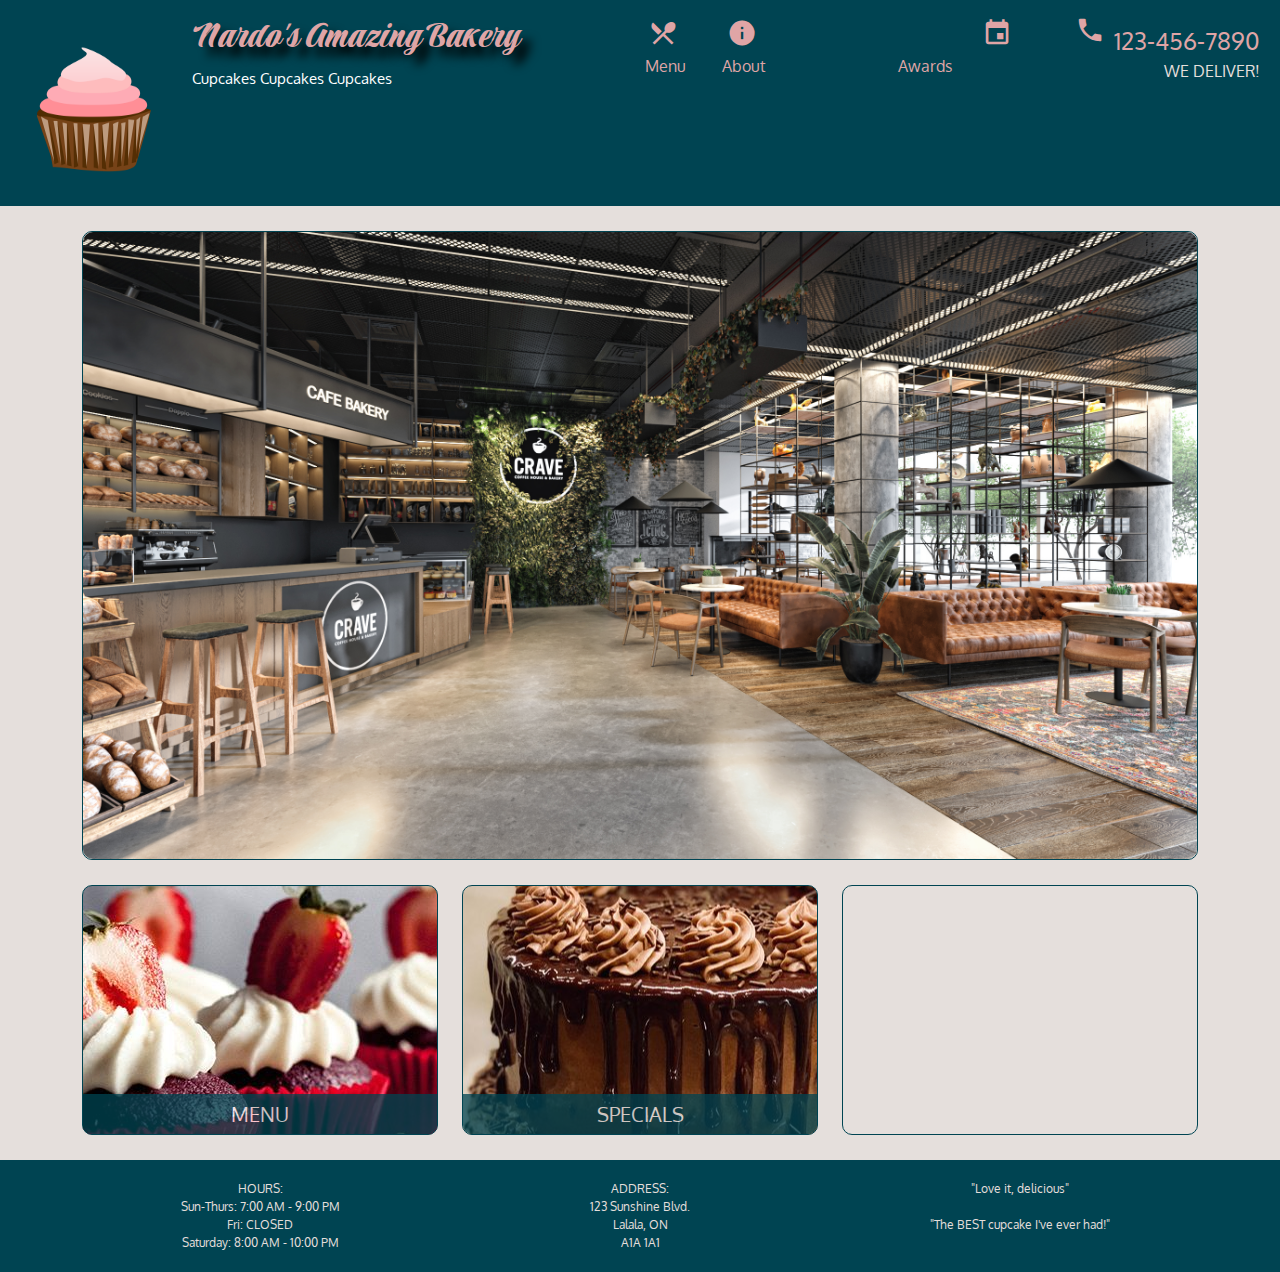
<file: restaurant/index.html>
<!DOCTYPE html>

<html lang="en">
    <head>
        <meta charset="utf-8">
        <meta name="viewport" content="width=device-width, initial-scale=1">
        <title>Nardo's Bakery</title>

        <link rel="stylesheet" href="css/bootstrap.min.css">
        <link rel="stylesheet" href="https://fonts.googleapis.com/icon?family=Material+Icons">
        <link href="https://fonts.googleapis.com/css2?family=Oxygen:wght@300;400;700&display=swap" rel="stylesheet">
        <link href="https://fonts.googleapis.com/css2?family=Praise&display=swap" rel="stylesheet">
        <link rel="stylesheet" href="test-style.css">

    </head>

    <body>
        <header>
            <nav id="header-nav" class="navbar navbar-expand-lg navbar-dark" > <!--classes are part of bootstrap. navbar-expand-sm: hamburger menu for <lg size only-->
                <div class="container navbar-container"> <!--class is part of bootstrap-->

                    <div class="navbar-header"> <!--class is part of bootstrap-->
                        <a href="index.html" class="float-left d-none d-sm-block"> <!-- d-none d-sm-block: hidden for xs screens only-->
                            <div id="header-logo">
                                <img src="images/logo.png" id="logo">
                            </div>
                        </a> 
                        <div class="navbar-brand"> <!--class is part of bootstrap-->
                            <a href="index.html">
                                <h1> Nardo's Amazing Bakery </h1>
                            </a>
                            <span class="navbar-slogan"> Cupcakes Cupcakes Cupcakes</span>
                        </div>

                        <!--hamburger menu , data-target value (#_____) will be the id of elements inside hamburger-->
                        <button class="navbar-toggler hamburger" type="button" data-bs-toggle="collapse" data-bs-target="#navbarSupportedContent" aria-controls="navbarSupportedContent" aria-expanded="false" aria-label="Toggle navigation">
                            <span class="navbar-toggler-icon"></span>
                        </button>

                        <!-- regular non-collapsed menu, id value (#_____) will be inside hamburger-->

                        <div class="collapse navbar-collapse menu-position" id="navbarSupportedContent"> <!--container div-->
                            <ul class="navbar-nav mr-auto" id=nav-list> <!--id will be used for styling-->
                                <br class="d-none d-lg-block">
                                <br class="d-none d-lg-block">
                                <li class="nav-item">
                                    <a class="nav-link" href="menu-categories.html"> 
                                        <i class="material-icons"> restaurant_menu </i>
                                        <br class="d-none d-lg-block">
                                        Menu
                                    </a>
                                </li>
                                <li class="nav-item">
                                    <a class="nav-link" href="about.html"> 
                                        <i class="material-icons"> info </i>
                                        <br class="d-none d-lg-block">
                                        About 
                                    </a>
                                </li>
                                <li class="nav-item">
                                    <a class="nav-link" href="awards.html"> 
                                        <i class="material-icons"> emoji_events </i>
                                        <br class="d-none d-lg-block">
                                        Awards 
                                    </a>
                                </li>
                                <li class="d-none d-lg-block" id="phone">
                                    <i class="material-icons"> phone </i>
                                    <a href="tel:123-456-7890">
                                        <span> 123-456-7890  </span>
                                    </a>
                                    <p> WE DELIVER! </p>
                                </li>
                            </ul>
                        </div>
                    </div>
                </div>
                <div class="phonecall round d-block d-md-none">
                    <i class="material-icons"> phone </i>
                    <a href="tel:123-456-7890" id="phonecall">
                        <span> 123-456-7890  </span>
                    </a>
                    <p> WE DELIVER! </p>
                </div>
            </nav> 
        </header>

        


        <!--MAIN CONTENT-->
        <div class="container" id="main">    

            <div class="jumbotron round">
                <img src=images/jumbotron.jpg class="round img-fluid mx-auto">
            </div>

            <div class="row" id="tiles">
                <div class="col-md-4 col-sm-6 col-xs-12">
                    <a href="menu-categories.html">
                        <div id="menu-tile">
                            <span>MENU</span>
                        </div>
                    </a>
                </div>
                <div class="col-md-4 col-sm-6 col-xs-12">
                    <a href="specials.html">
                        <div id="specials-tile">
                            <span>SPECIALS</span>
                        </div>
                    </a>
                </div>
                <div class="col-md-4 col-sm-12 col-xs-12">
                    <a href="https://goo.gl/maps/wBWJWFuPwHK3bRxB8" target="_blank">  <!--opens in new tab-->
                        <div id="map-tile">
                            <iframe src="https://www.google.com/maps/embed?pb=!1m18!1m12!1m3!1d11469.357762959893!2d-79.4853376!3d44.05569895!2m3!1f0!2f0!3f0!3m2!1i1024!2i768!4f13.1!3m3!1m2!1s0x882ad1e59c8877a3%3A0x9a067c3b1ae483a0!2sUpper%20Canada%20Mall!5e0!3m2!1sen!2sca!4v1637762945253!5m2!1sen!2sca" width="100%" height="250" style="border:0;" allowfullscreen="" loading="lazy"></iframe>
                            <span>MAP</span>
                        </div>
                    </a>
                </div>
            </div> <!--end of tiles-->
        </div> <!--end of main-->  




        <footer class="panel-footer">
            <div class="container">
                <div class="row">
                    <div class="col-sm-4 col-xs-12 footer-info">
                        <span>
                            HOURS: <br>
                            Sun-Thurs:   7:00 AM - 9:00 PM <br>
                            Fri:   CLOSED <br>
                            Saturday:   8:00 AM - 10:00 PM
                        </span>
                    </div>
                    <hr class="col-xs-12 d-block d-sm-none">
                    <div class="col-sm-4 col-xs-12 footer-info">
                        <span>
                            ADDRESS: <br>
                            123 Sunshine Blvd. <br>
                            Lalala, ON <br>
                            A1A 1A1
                        </span>
                    </div>
                    <hr class="col-xs-12 d-block d-sm-none">
                    <div class="col-sm-4 col-xs-12 footer-info">
                        <span>
                            "Love it, delicious" <br><br>
                            "The BEST cupcake I've ever had!"
                        </span>
                    </div>
                </div>
            </div>
        </footer>

        <script src="js/jquery-3.6.0.min.js"></script>
        <script src="js/bootstrap.min.js"></script>
        <script scr="js/script.js"></script>

    </body>

</html>
</file>
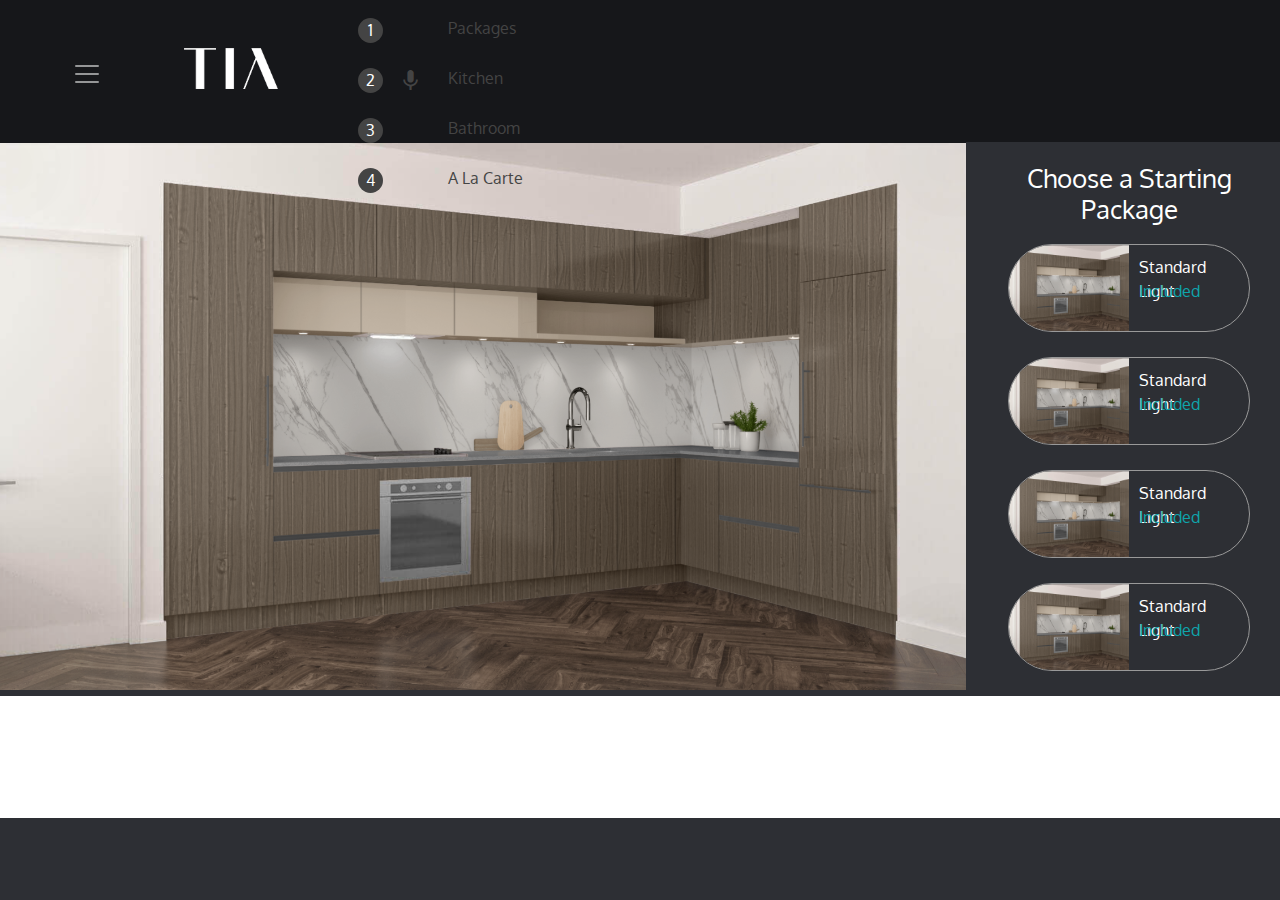
<file: TIA/index.html>
<!DOCTYPE html>

<html lang="en">
    <head>
        <meta charset="utf-8">
        <meta name="viewport" content="width=device-width, initial-scale=1">
        <title>TIA Design Studio</title>

        <link rel="stylesheet" href="css/bootstrap.min.css">
        <link rel="stylesheet" href="https://fonts.googleapis.com/icon?family=Material+Icons">
        <link href="https://fonts.googleapis.com/css2?family=Oxygen:wght@300;400;700&display=swap" rel="stylesheet">
        <link href="https://fonts.googleapis.com/css2?family=Praise&display=swap" rel="stylesheet">
        <link rel="stylesheet" href="styles.css">

    </head>

    <body>
        <header>
            <nav id="header-nav" class="navbar navbar-expand-xs navbar-dark" > <!--classes are part of bootstrap. navbar-expand-sm: hamburger menu for <lg size only-->
                <div class="container-fluid navbar-container"> <!--class is part of bootstrap-->

                    <div class="navbar-header"> <!--class is part of bootstrap-->
                        <a href="index.html" class="float-left d-none d-sm-block"> <!-- d-none d-sm-block: hidden for xs screens only-->
                            <div id="header-logo">
                                <img src="images/logo-white.png" id="logo" style="width:94px;height:41px;">
                            </div>
                        </a> 

                        <!--hamburger menu , data-target value (#_____) will be the id of elements inside hamburger-->
                        <button class="navbar-toggler hamburger" type="button" data-bs-toggle="collapse" data-bs-target="#navbarSupportedContent" aria-controls="navbarSupportedContent" aria-expanded="false" aria-label="Toggle navigation">
                            <span class="navbar-toggler-icon"></span>
                        </button>

                        <!-- id value (#_____) will be inside hamburger-->
                        <div class="collapse navbar-collapse menu-position" id="navbarSupportedContent"> <!--container div-->

                        </div>

                        <!--regular non-collapsed menu-->
                        <div class="row">
                            <ul class="navbar-nav mr-auto col-lg-12" id="nav-list"> <!--id will be used for styling-->
                                    <a href = home.html class="nav-link nav-item"> 
                                        <span>1</span>
                                        <i class="material-icons">grid_view</i>
                                        <p>Packages</p>
                                    </a>
                                    <a href = home.html class="nav-link nav-item"> 
                                        <span>2</span>
                                        <i class="material-icons">microwave</i>
                                        <p>Kitchen</p>
                                    </a>
                                    <a href = home.html class="nav-link nav-item"> 
                                        <span>3</span>
                                        <i class="material-icons">shower</i>
                                        <p>Bathroom</p>
                                    </a>
                                    <a href = home.html class="nav-link nav-item"> 
                                        <span>4</span>
                                        <i class="material-icons">category</i>
                                        <p>A La Carte</p>
                                    </a>
                            </ul>
                        </div>
                    </div>
                </div>

            </nav> 
        </header>

        


        <!--MAIN CONTENT-->
        <div class="container-fluid" id="main">   

            <div class="row" id="vd">
                <div class="jumbotron col-md-9">
                    <img src=images/kitchen.png class="img-fluid mx-auto float-left">
                </div>
                <div class="col-md-3" id="materials">
                    <h2> Choose a Starting Package</h2>
                    <div class="col-md-12 col-sm-12 col-xs-12">
                        <a href="#">
                            <div class="material-tile">
                                <img src=images/kitchen.png class="img-fluid mx-auto float-left">
                                <div class="material-text">
                                    <span class="material-name">Standard Light</span>
                                    <br>
                                    <span class="material-price">Included</span>
                                </div>
                            </div>
                        </a>
                        <a href="#">
                            <div class="material-tile">
                                <img src=images/kitchen.png class="img-fluid mx-auto float-left">
                                <div class="material-text">
                                    <span class="material-name">Standard Light</span>
                                    <br>
                                    <span class="material-price">Included</span>
                                </div>
                            </div>
                        </a>
                        <a href="#">
                            <div class="material-tile">
                                <img src=images/kitchen.png class="img-fluid mx-auto float-left">
                                <div class="material-text">
                                    <span class="material-name">Standard Light</span>
                                    <br>
                                    <span class="material-price">Included</span>
                                </div>
                            </div>
                        </a>
                        <a href="#">
                            <div class="material-tile">
                                <img src=images/kitchen.png class="img-fluid mx-auto float-left">
                                <div class="material-text">
                                    <span class="material-name">Standard Light</span>
                                    <br>
                                    <span class="material-price">Included</span>
                                </div>
                            </div>
                        </a>
                    </div>
                </div> <!-- end of materials-->
            </div> <!--end of VD-->



        
        </div> <!--end of main-->  




        <footer class="panel-footer">
            <div class="container">
                <div class="row">
                    <div class="col-sm-4 col-xs-12 suite-info">
                        <span>
                            HOURS: <br>
                            Sun-Thurs:   7:00 AM - 9:00 PM <br>
                            Fri:   CLOSED <br>
                            Saturday:   8:00 AM - 10:00 PM
                        </span>
                    </div>
                    <hr class="col-xs-12 d-block d-sm-none">
                    <div class="col-sm-4 col-xs-12 footer-info">
                        <span>
                            ADDRESS: <br>
                            123 Sunshine Blvd. <br>
                            Lalala, ON <br>
                            A1A 1A1
                        </span>
                    </div>
                    <hr class="col-xs-12 d-block d-sm-none">
                    <div class="col-sm-4 col-xs-12 footer-info">
                        <span>
                            "Love it, delicious" <br><br>
                            "The BEST cupcake I've ever had!"
                        </span>
                    </div>
                </div>
            </div>
        </footer>

        <script src="js/jquery-3.6.0.min.js"></script>
        <script src="js/bootstrap.min.js"></script>
        <script scr="js/script.js"></script>

    </body>

</html>
</file>
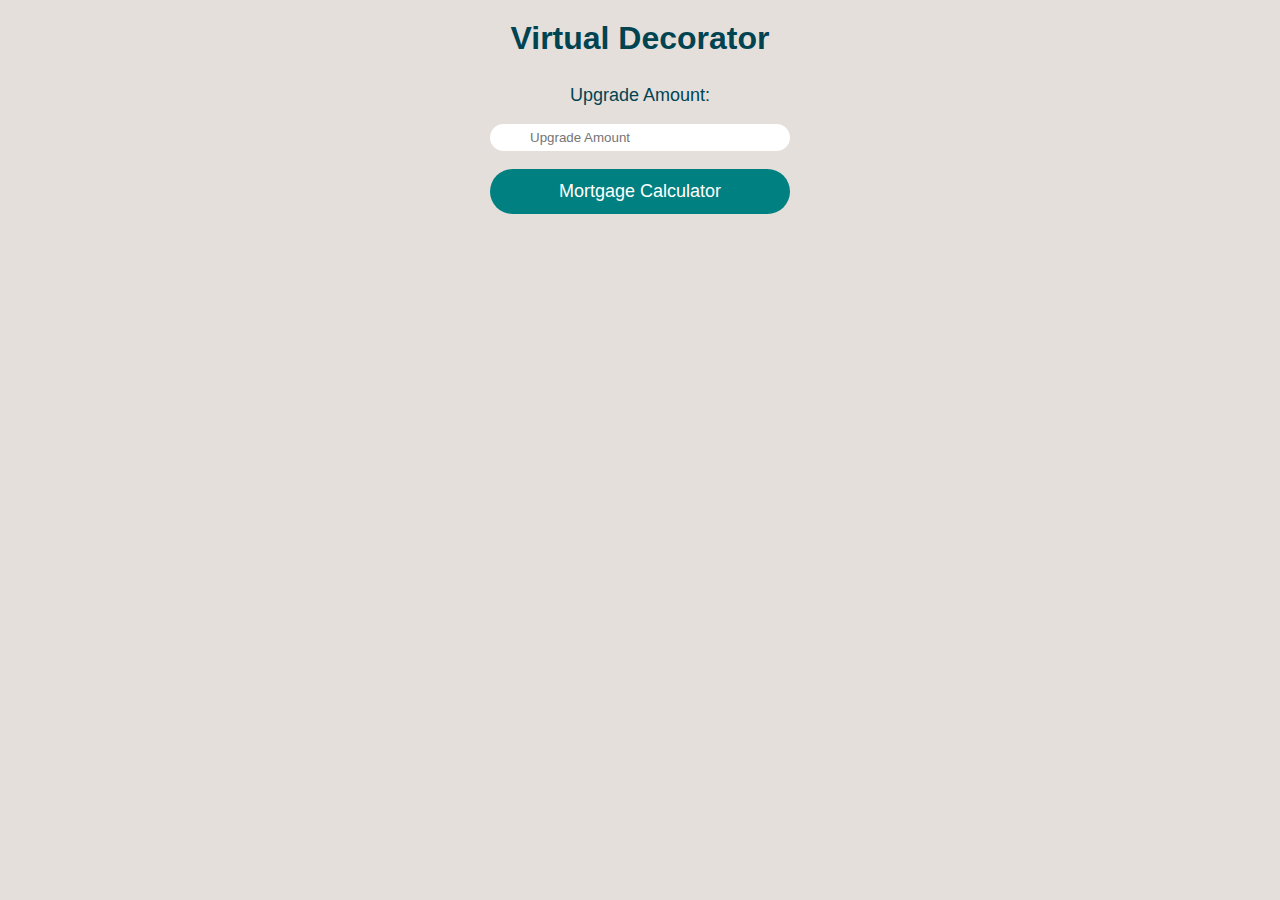
<file: website/Rachel's eLearning/index.html>
<!DOCTYPE html>

<html lang = "en">
    <head>
        <meta charset="utf-8">
        <title> TEST</title>
        <script src="js/script.js"></script>
        <link href="css/popup.css" rel="stylesheet">
        <link rel="stylesheet" href="https://fonts.googleapis.com/icon?family=Material+Icons">
    </head>
    <body >
        <h1> Virtual Decorator </h1>
        <p id="upgLabel">Upgrade Amount:</p>
        <input type="text" id="upgTotal" placeholder="Upgrade Amount">
        <br><br>
        <!-- POP UP-->
        <div id="mortgagePopup">
            <!-- Popup Div Starts Here -->
            <div id="mortgageForm">
            <!-- Mortgage Form -->
                <form action="#" id="form" method="post" name="form">
                    <i class="material-icons" id="mortgageClose" onclick ="popup_hide()">close</i>
                    <!-- <img id="close" src="images/3.png" onclick ="div_hide()"> -->
                    <h2>Mortgage Calculator</h2>
                    <hr>
                    <p id="printUpg"></p>
                    <!-- <p>Spend Amount: </p><input type="text" placeholder="$" id="upgAmt"> -->
                    
                    <!-- <script>
                        var upgInput = document.getElementById("upgTotal").value;
                        document.getElementById("printUpg").innerHTML = "hello" + upgInput;
                        console.log(upgInput);
                    </script> -->

                    <p>Annual Interest Rate: </p><input type="text" placeholder="%" id="rate">
            
                    <p>Mortgage Ammortization Period: </p><input type="text" placeholder="Years" id="term">
            
                    <br>
                    <div id="mortgageFrequency">
                        Mortgage Payment Frequency? <br><br>
                        <input type="radio" class="radio" name="frequency" id="Weekly"> <label> Weekly </label> <br>
                        <input type="radio" class="radio" name="frequency" id="Bi-Weekly"> <label> Bi-Weekly </label> <br>
                        <input type="radio" class="radio" name="frequency" id="Semi-Monthly"> <label> Semi-Monthly </label> <br>
                        <input type="radio" class="radio" name="frequency" id="Monthly"> <label> Monthly </label> <br>
                    </div>
            
                    <br><br
                    >
                    <button type="button" onclick="mortgageCalc();">GO!</button>
            
                    <br><br>
            
                    <p id="output"></p>
                </form>
            </div>
            <!-- Popup Div Ends Here -->
        </div>

        <!-- Display Popup Button -->
        <button id="popup" onclick="popup_show()">Mortgage Calculator</button>

<!--

        <p>Spend Amount: </p><input type="text" placeholder="$" id="upgAmt">

        <p>Annual Interest Rate: </p><input type="text" placeholder="%" id="rate">

        <p>Mortgage Ammortization Period: </p><input type="text" placeholder="Years" id="term">

        <br><br>
        <div class="col-lg-4 col-md-6 checklist col-xs-1">
            Mortgage Payment Frequency? <br><br>
            <input type="radio" class="radio" name="frequency" id="Weekly"> <label> Weekly </label> <br>
            <input type="radio" class="radio" name="frequency" id="Bi-Weekly"> <label> Bi-Weekly </label> <br>
            <input type="radio" class="radio" name="frequency" id="Semi-Monthly"> <label> Semi-Monthly </label> <br>
            <input type="radio" class="radio" name="frequency" id="Monthly"> <label> Monthly </label> <br>
        </div>

        <br><br
        >
        <button type="button" onclick="mortgageCalc();">GO!</button>

        <br><br>

        <p id="output"></p>

    -->

    </body>
</html>
</file>
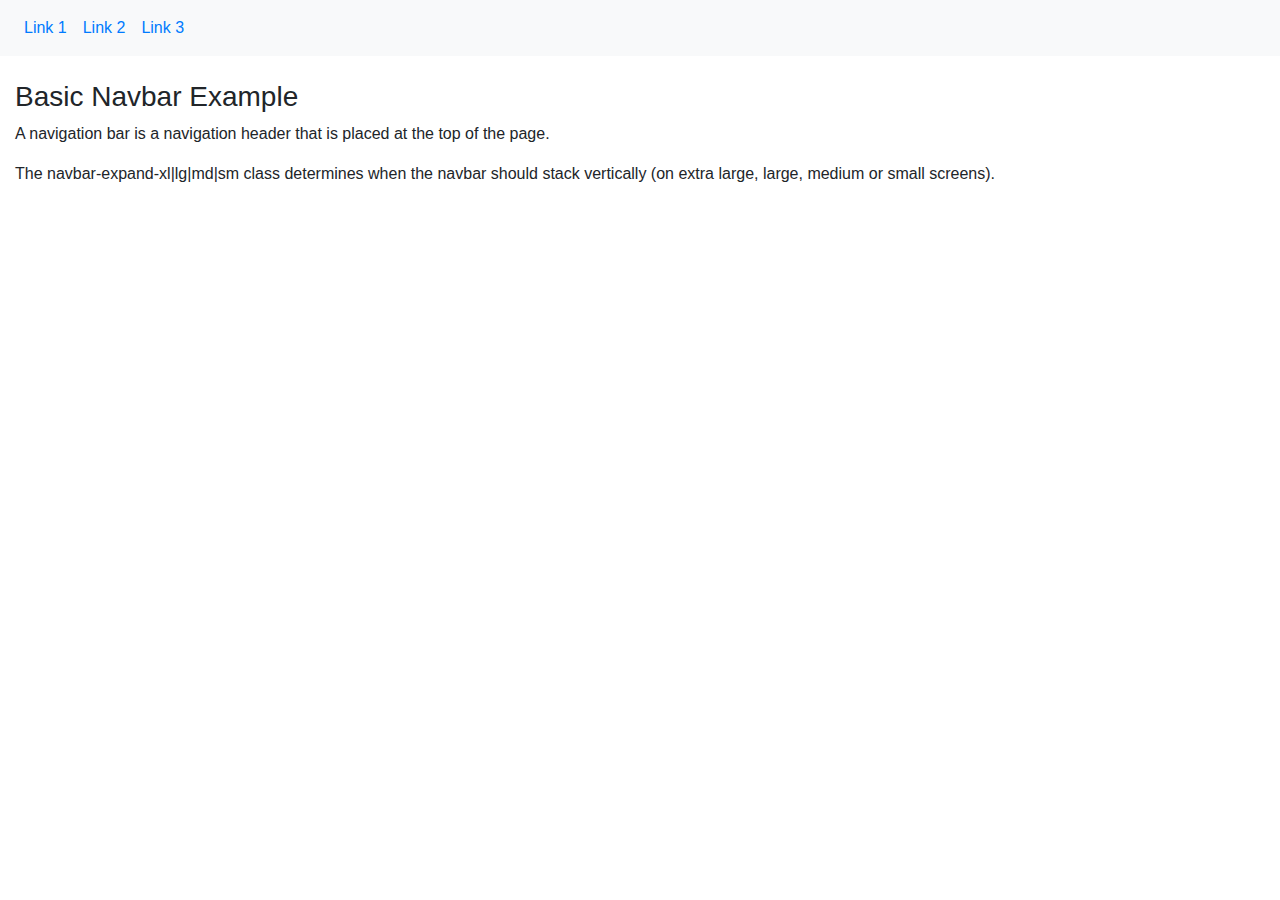
<file: sandbox.html>
<!DOCTYPE html>
<html lang="en">
<head>
  <title>Bootstrap Example</title>
  <meta charset="utf-8">
  <meta name="viewport" content="width=device-width, initial-scale=1">
  <link rel="stylesheet" href="https://maxcdn.bootstrapcdn.com/bootstrap/4.5.2/css/bootstrap.min.css">
  <script src="https://ajax.googleapis.com/ajax/libs/jquery/3.5.1/jquery.min.js"></script>
  <script src="https://cdnjs.cloudflare.com/ajax/libs/popper.js/1.16.0/umd/popper.min.js"></script>
  <script src="https://maxcdn.bootstrapcdn.com/bootstrap/4.5.2/js/bootstrap.min.js"></script>
</head>
<body>

<nav class="navbar navbar-expand-sm bg-light">
  <ul class="navbar-nav">
    <li class="nav-item">
      <a class="nav-link" href="#">Link 1</a>
    </li>
    <li class="nav-item">
      <a class="nav-link" href="#">Link 2</a>
    </li>
    <li class="nav-item">
      <a class="nav-link" href="#">Link 3</a>
    </li>
  </ul>
</nav>
<br>

<div class="container-fluid">
  <h3>Basic Navbar Example</h3>
  <p>A navigation bar is a navigation header that is placed at the top of the page.</p>
  <p>The navbar-expand-xl|lg|md|sm class determines when the navbar should stack vertically (on extra large, large, medium or small screens).</p>
</div>

</body>
</html>
</file>
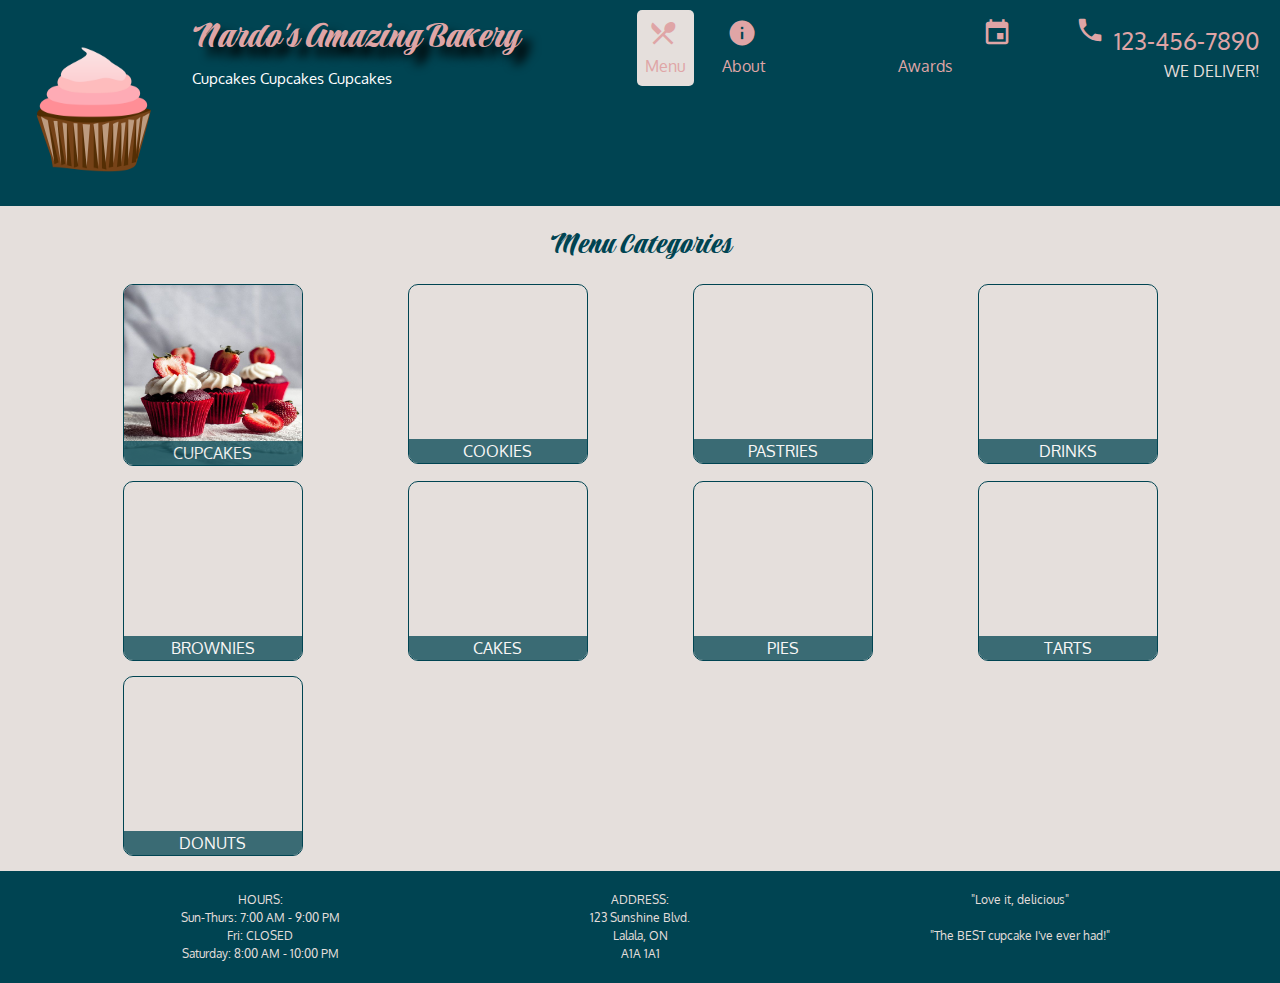
<file: restaurant/menu-categories.html>
<!DOCTYPE html>

<html lang="en">
    <head>
        <meta charset="utf-8">
        <meta name="viewport" content="width=device-width, initial-scale=1">
        <title>Nardo's Bakery</title>

        <link rel="stylesheet" href="css/bootstrap.min.css">
        <link rel="stylesheet" href="https://fonts.googleapis.com/icon?family=Material+Icons">
        <link href="https://fonts.googleapis.com/css2?family=Oxygen:wght@300;400;700&display=swap" rel="stylesheet">
        <link href="https://fonts.googleapis.com/css2?family=Praise&display=swap" rel="stylesheet">
        <link rel="stylesheet" href="test-style.css">

    </head>

    <body>
        <header>
            <nav id="header-nav" class="navbar navbar-expand-lg navbar-dark" > <!--classes are part of bootstrap. navbar-expand-sm: hamburger menu for <lg size only-->
                <div class="container navbar-container"> <!--class is part of bootstrap-->

                    <div class="navbar-header"> <!--class is part of bootstrap-->
                        <a href="index.html" class="float-left d-none d-sm-block"> <!-- d-none d-sm-block: hidden for xs screens only-->
                            <div id="header-logo">
                                <img src="images/logo.png" id="logo">
                            </div>
                        </a> 
                        <div class="navbar-brand"> <!--class is part of bootstrap-->
                            <a href="index.html">
                                <h1> Nardo's Amazing Bakery </h1>
                            </a>
                            <span class="navbar-slogan"> Cupcakes Cupcakes Cupcakes</span>
                        </div>

                        <!--hamburger menu , data-target value (#_____) will be the id of elements inside hamburger-->
                        <button class="navbar-toggler hamburger" type="button" data-bs-toggle="collapse" data-bs-target="#navbarSupportedContent" aria-controls="navbarSupportedContent" aria-expanded="false" aria-label="Toggle navigation">
                            <span class="navbar-toggler-icon"></span>
                        </button>

                        <!-- regular non-collapsed menu, id value (#_____) will be inside hamburger-->

                        <div class="collapse navbar-collapse menu-position" id="navbarSupportedContent"> <!--container div-->
                            <ul class="navbar-nav mr-auto" id=nav-list> <!--id will be used for styling-->
                                <br class="d-none d-lg-block">
                                <br class="d-none d-lg-block">
                                <li class="nav-item">
                                    <a class="nav-link" href="menu-categories.html" style="background-color: #E5DFDC;"> 
                                        <i class="material-icons"> restaurant_menu </i>
                                        <br class="d-none d-lg-block">
                                        Menu
                                    </a>
                                </li>
                                <li class="nav-item">
                                    <a class="nav-link" href="about.html"> 
                                        <i class="material-icons"> info </i>
                                        <br class="d-none d-lg-block">
                                        About 
                                    </a>
                                </li>
                                <li class="nav-item">
                                    <a class="nav-link" href="awards.html"> 
                                        <i class="material-icons"> emoji_events </i>
                                        <br class="d-none d-lg-block">
                                        Awards 
                                    </a>
                                </li>
                                <li class="d-none d-lg-block" id="phone">
                                    <i class="material-icons"> phone </i>
                                    <a href="tel:123-456-7890">
                                        <span> 123-456-7890  </span>
                                    </a>
                                    <p> WE DELIVER! </p>
                                </li>
                            </ul>
                        </div>
                    </div>
                </div>
                <div class="phonecall round d-block d-md-none">
                    <i class="material-icons"> phone </i>
                    <a href="tel:123-456-7890" id="phonecall">
                        <span> 123-456-7890  </span>
                    </a>
                    <p> WE DELIVER! </p>
                </div>  
            </nav> 
        </header>


        <!--MAIN CONTENT-->
        <div class="container" id="main">
            <h2 id="menu-cat-title" class="text-center"> Menu Categories </h2>
            <div class="row" id="mains">
                <div class="col-lg-3 col-sm-4 col-xs-6">
                    <a href="single-category.html">
                        <div class="cat-tile">
                            <img width="180" height="180" src="images/menu.jpg">
                            <span>CUPCAKES</span>
                        </div>
                    </a>
                </div>
                <div class="col-lg-3 col-sm-4 col-xs-6">
                    <a href="single-category.html">
                        <div class="cat-tile">
                            <span>COOKIES</span>
                        </div>
                    </a>
                </div>
                <div class="col-lg-3 col-sm-4 col-xs-6">
                    <a href="single-category.html">
                        <div class="cat-tile">
                            <span>PASTRIES</span>
                        </div>
                    </a>
                </div>
                <div class="col-lg-3 col-sm-4 col-xs-6">
                    <a href="single-category.html">
                        <div class="cat-tile">
                            <span>DRINKS</span>
                        </div>
                    </a>
                </div>
                <div class="col-lg-3 col-sm-4 col-xs-6">
                    <a href="single-category.html">
                        <div class="cat-tile">
                            <span>BROWNIES</span>
                        </div>
                    </a>
                </div>
                <div class="col-lg-3 col-sm-4 col-xs-6">
                    <a href="single-category.html">
                        <div class="cat-tile">
                            <span>CAKES</span>
                        </div>
                    </a>
                </div>
                <div class="col-lg-3 col-sm-4 col-xs-6">
                    <a href="single-category.html">
                        <div class="cat-tile">
                            <span>PIES</span>
                        </div>
                    </a>
                </div>
                <div class="col-lg-3 col-sm-4 col-xs-6">
                    <a href="single-category.html">
                        <div class="cat-tile">
                            <span>TARTS</span>
                        </div>
                    </a>
                </div>
                <div class="col-lg-3 col-sm-4 col-xs-6">
                    <a href="single-category.html">
                        <div class="cat-tile">
                            <span>DONUTS</span>
                        </div>
                    </a>
                </div>
            </div> <!--end of tiles-->
        </div> <!--end of main-->  



        <footer class="panel-footer">
            <div class="container">
                <div class="row">
                    <div class="col-sm-4 col-xs-12 footer-info">
                        <span>
                            HOURS: <br>
                            Sun-Thurs:   7:00 AM - 9:00 PM <br>
                            Fri:   CLOSED <br>
                            Saturday:   8:00 AM - 10:00 PM
                        </span>
                    </div>
                    <hr class="col-xs-12 d-block d-sm-none">
                    <div class="col-sm-4 col-xs-12 footer-info">
                        <span>
                            ADDRESS: <br>
                            123 Sunshine Blvd. <br>
                            Lalala, ON <br>
                            A1A 1A1
                        </span>
                    </div>
                    <hr class="col-xs-12 d-block d-sm-none">
                    <div class="col-sm-4 col-xs-12 footer-info">
                        <span>
                            "Love it, delicious" <br><br>
                            "The BEST cupcake I've ever had!"
                        </span>
                    </div>
                </div>
            </div>
        </footer>

        <script src="js/jquery-3.6.0.min.js"></script>
        <script src="js/bootstrap.min.js"></script>
        <script scr="js/script.js"></script>

    </body>

</html>
</file>
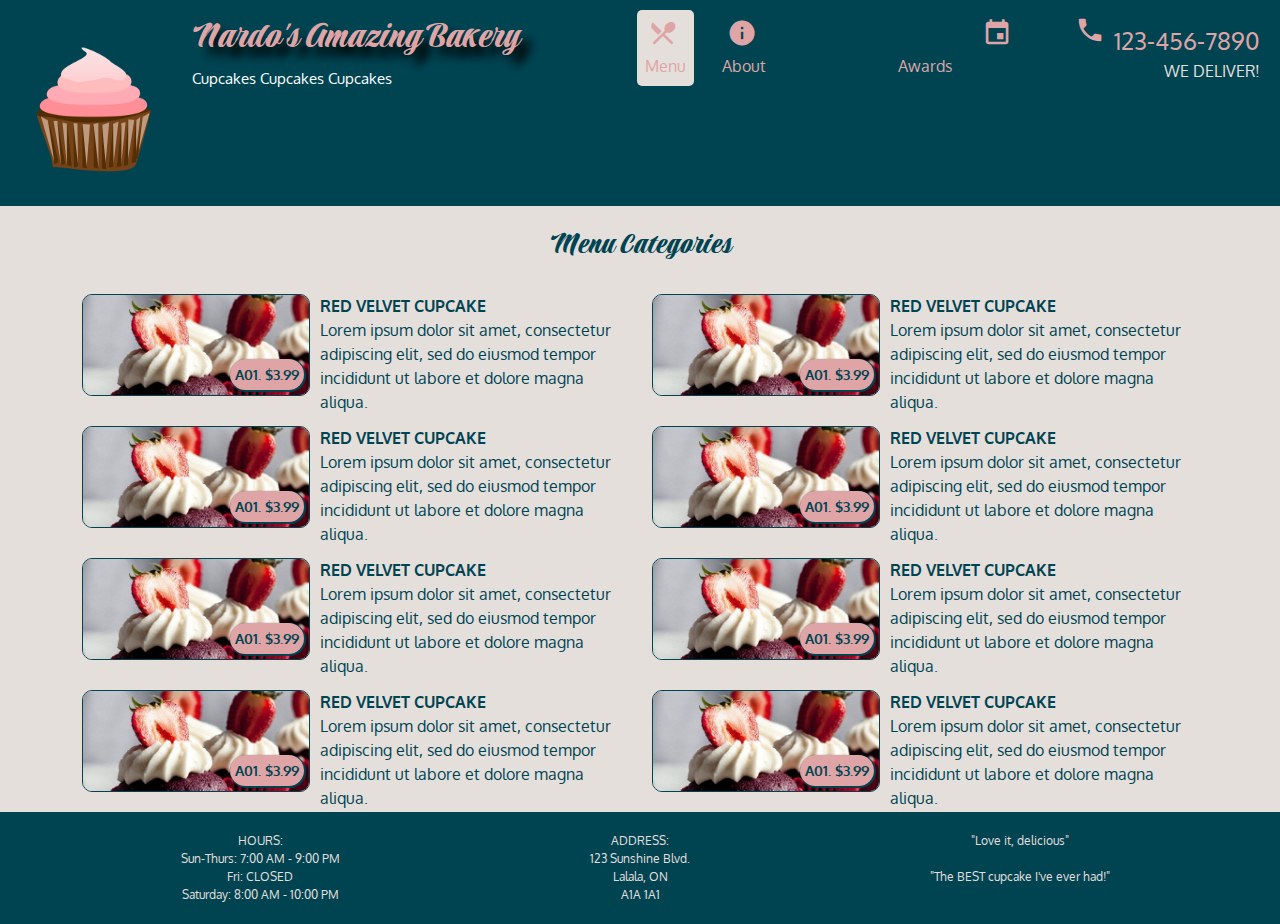
<file: restaurant/single-category.html>
<!DOCTYPE html>

<html lang="en">
    <head>
        <meta charset="utf-8">
        <meta name="viewport" content="width=device-width, initial-scale=1">
        <title>Nardo's Bakery</title>

        <link rel="stylesheet" href="css/bootstrap.min.css">
        <link rel="stylesheet" href="https://fonts.googleapis.com/icon?family=Material+Icons">
        <link href="https://fonts.googleapis.com/css2?family=Oxygen:wght@300;400;700&display=swap" rel="stylesheet">
        <link href="https://fonts.googleapis.com/css2?family=Praise&display=swap" rel="stylesheet">
        <link rel="stylesheet" href="test-style.css">

    </head>

    <body>
        <header>
            <nav id="header-nav" class="navbar navbar-expand-lg navbar-dark" > <!--classes are part of bootstrap. navbar-expand-sm: hamburger menu for <lg size only-->
                <div class="container navbar-container"> <!--class is part of bootstrap-->

                    <div class="navbar-header"> <!--class is part of bootstrap-->
                        <a href="index.html" class="float-left d-none d-sm-block"> <!-- d-none d-sm-block: hidden for xs screens only-->
                            <div id="header-logo">
                                <img src="images/logo.png" id="logo">
                            </div>
                        </a> 
                        <div class="navbar-brand"> <!--class is part of bootstrap-->
                            <a href="index.html">
                                <h1> Nardo's Amazing Bakery </h1>
                            </a>
                            <span class="navbar-slogan"> Cupcakes Cupcakes Cupcakes</span>
                        </div>

                        <!--hamburger menu , data-target value (#_____) will be the id of elements inside hamburger-->
                        <button class="navbar-toggler hamburger" type="button" data-bs-toggle="collapse" data-bs-target="#navbarSupportedContent" aria-controls="navbarSupportedContent" aria-expanded="false" aria-label="Toggle navigation">
                            <span class="navbar-toggler-icon"></span>
                        </button>

                        <!-- regular non-collapsed menu, id value (#_____) will be inside hamburger-->

                        <div class="collapse navbar-collapse menu-position" id="navbarSupportedContent"> <!--container div-->
                            <ul class="navbar-nav mr-auto" id=nav-list> <!--id will be used for styling-->
                                <br class="d-none d-lg-block">
                                <br class="d-none d-lg-block">
                                <li class="nav-item">
                                    <a class="nav-link" href="menu-categories.html" style="background-color: #E5DFDC;"> 
                                        <i class="material-icons"> restaurant_menu </i>
                                        <br class="d-none d-lg-block">
                                        Menu
                                    </a>
                                </li>
                                <li class="nav-item">
                                    <a class="nav-link" href="about.html"> 
                                        <i class="material-icons"> info </i>
                                        <br class="d-none d-lg-block">
                                        About 
                                    </a>
                                </li>
                                <li class="nav-item">
                                    <a class="nav-link" href="awards.html"> 
                                        <i class="material-icons"> emoji_events </i>
                                        <br class="d-none d-lg-block">
                                        Awards 
                                    </a>
                                </li>
                                <li class="d-none d-lg-block" id="phone">
                                    <i class="material-icons"> phone </i>
                                    <a href="tel:123-456-7890">
                                        <span> 123-456-7890  </span>
                                    </a>
                                    <p> WE DELIVER! </p>
                                </li>
                            </ul>
                        </div>
                    </div>
                </div>
                <div class="phonecall round d-block d-md-none">
                    <i class="material-icons"> phone </i>
                    <a href="tel:123-456-7890" id="phonecall">
                        <span> 123-456-7890  </span>
                    </a>
                    <p> WE DELIVER! </p>
                </div>  
            </nav> 
        </header>


        <!--MAIN CONTENT-->
        <div class="container" id="main">

            <h2 id="menu-cat-title" class="text-center"> Menu Categories </h2>

            <div class="row">
                <div class="col-sm-6 single-item">
                    <span class="col-sm-5 single-img">
                        <img src="images/menu.jpg">
                        <div class="single-num">A01. $3.99</div>
                    </span>
                    <span class="col-sm-7 single-text">
                        <p class="single-title">
                            Red Velvet Cupcake
                        </p>
                        <p class="single-desc">
                            Lorem ipsum dolor sit amet, consectetur adipiscing elit, sed do eiusmod tempor incididunt ut labore et dolore magna aliqua.
                        </p>
                    </span>
                </div>
                <div class="col-sm-6 single-item">
                    <span class="col-sm-5 single-img">
                        <img src="images/menu.jpg">
                        <div class="single-num">A01. $3.99</div>
                    </span>
                    <span class="col-sm-7 single-text">
                        <p class="single-title">
                            Red Velvet Cupcake
                        </p>
                        <p class="single-desc">
                            Lorem ipsum dolor sit amet, consectetur adipiscing elit, sed do eiusmod tempor incididunt ut labore et dolore magna aliqua.
                        </p>
                    </span>
                </div>
                <div class="col-sm-6 single-item">
                    <span class="col-sm-5 single-img">
                        <img src="images/menu.jpg">
                        <div class="single-num">A01. $3.99</div>
                    </span>
                    <span class="col-sm-7 single-text">
                        <p class="single-title">
                            Red Velvet Cupcake
                        </p>
                        <p class="single-desc">
                            Lorem ipsum dolor sit amet, consectetur adipiscing elit, sed do eiusmod tempor incididunt ut labore et dolore magna aliqua.
                        </p>
                    </span>
                </div>
                <div class="col-sm-6 single-item">
                    <span class="col-sm-5 single-img">
                        <img src="images/menu.jpg">
                        <div class="single-num">A01. $3.99</div>
                    </span>
                    <span class="col-sm-7 single-text">
                        <p class="single-title">
                            Red Velvet Cupcake
                        </p>
                        <p class="single-desc">
                            Lorem ipsum dolor sit amet, consectetur adipiscing elit, sed do eiusmod tempor incididunt ut labore et dolore magna aliqua.
                        </p>
                    </span>
                </div>
                <div class="col-sm-6 single-item">
                    <span class="col-sm-5 single-img">
                        <img src="images/menu.jpg">
                        <div class="single-num">A01. $3.99</div>
                    </span>
                    <span class="col-sm-7 single-text">
                        <p class="single-title">
                            Red Velvet Cupcake
                        </p>
                        <p class="single-desc">
                            Lorem ipsum dolor sit amet, consectetur adipiscing elit, sed do eiusmod tempor incididunt ut labore et dolore magna aliqua.
                        </p>
                    </span>
                </div>
                <div class="col-sm-6 single-item">
                    <span class="col-sm-5 single-img">
                        <img src="images/menu.jpg">
                        <div class="single-num">A01. $3.99</div>
                    </span>
                    <span class="col-sm-7 single-text">
                        <p class="single-title">
                            Red Velvet Cupcake
                        </p>
                        <p class="single-desc">
                            Lorem ipsum dolor sit amet, consectetur adipiscing elit, sed do eiusmod tempor incididunt ut labore et dolore magna aliqua.
                        </p>
                    </span>
                </div>
                <div class="col-sm-6 single-item">
                    <span class="col-sm-5 single-img">
                        <img src="images/menu.jpg">
                        <div class="single-num">A01. $3.99</div>
                    </span>
                    <span class="col-sm-7 single-text">
                        <p class="single-title">
                            Red Velvet Cupcake
                        </p>
                        <p class="single-desc">
                            Lorem ipsum dolor sit amet, consectetur adipiscing elit, sed do eiusmod tempor incididunt ut labore et dolore magna aliqua.
                        </p>

                    </span>
                </div>
                <div class="col-sm-6 single-item">
                    <span class="col-sm-5 single-img">
                        <img src="images/menu.jpg">
                        <div class="single-num">A01. $3.99</div>
                    </span>
                    <span class="col-sm-7 single-text">
                        <p class="single-title">
                            Red Velvet Cupcake
                        </p>
                        <p class="single-desc">
                            Lorem ipsum dolor sit amet, consectetur adipiscing elit, sed do eiusmod tempor incididunt ut labore et dolore magna aliqua.
                        </p>
                    </span>
                </div>
                
            </div> <!--end of tiles-->
        </div> <!--end of main-->  



        <footer class="panel-footer">
            <div class="container">
                <div class="row">
                    <div class="col-sm-4 col-xs-12 footer-info">
                        <span>
                            HOURS: <br>
                            Sun-Thurs:   7:00 AM - 9:00 PM <br>
                            Fri:   CLOSED <br>
                            Saturday:   8:00 AM - 10:00 PM
                        </span>
                    </div>
                    <hr class="col-xs-12 d-block d-sm-none">
                    <div class="col-sm-4 col-xs-12 footer-info">
                        <span>
                            ADDRESS: <br>
                            123 Sunshine Blvd. <br>
                            Lalala, ON <br>
                            A1A 1A1
                        </span>
                    </div>
                    <hr class="col-xs-12 d-block d-sm-none">
                    <div class="col-sm-4 col-xs-12 footer-info">
                        <span>
                            "Love it, delicious" <br><br>
                            "The BEST cupcake I've ever had!"
                        </span>
                    </div>
                </div>
            </div>
        </footer>

        <script src="js/jquery-3.6.0.min.js"></script>
        <script src="js/bootstrap.min.js"></script>
        <script scr="js/script.js"></script>

    </body>

</html>
</file>
<file: restaurant/test-style.css>
/** GLOBAL **/

body {
    background-color: #E5DFDC;
    font-family: 'Oxygen', sans-serif;
    font-size: 16px;
    color: #E5DFDC;
}

a {
    text-decoration: none;
    color: #dfa5a6;
}

a:hover {
    color: #dfa5a6;
    font-weight: bold;
}

.float-left {
    float: left;
}
.float-right {
    float: right;
}

p {
    margin-bottom: 0;
}


/** HEADER **/

.navbar-dark {
    background-color: #004452;
}

.navbar-brand a {     /* restaurant name */
    font-family: 'Praise', cursive;
    text-shadow: 10px 10px 10px black;
}

.navbar-slogan {           /* slogan*/
    font-size: 15px;
    text-transform: capitalize;
}

#header-logo {
    margin: 10px 10px 10px 0px;
    padding: 10px;
}

#logo {
    width: 150px;
    height: 150px;
}

.navbar-container {
    margin: 0px;
}

h1 {
    margin:0;
    font-size:2em;
}

.hamburger {
    position: absolute;
    top: 10px;
    right: 10px;
}

/* LARGE */
@media (min-width:992px) {
    .menu-position {
        position: absolute;
        top: 10px;
        right: 10px;
    }
}
/* < LARGE */
@media (max-width:991px) {
    .menu-position {
        position: absolute;
        top: 50px;
        right: 10px;
    }
}
/* XS */
@media (max-width:768px) {
    h1 {
        font-size: 1.5em;
    }
    #header-logo {
        margin: 5px 5px 5px 0px;
        padding: 5px;
    }
    
    #logo {
        width: 100px;
        height: 100px;
    }
}


li.nav-item {
    text-align:center;
    padding: 0px 10px 0px 10px;
    color: #dfa5a6;
    background-color: #004452;;
}

i.material-icons {
    color: #dfa5a6;
    font-size: 30px;
    margin-right: 5px;
}

.navbar-dark .navbar-nav .nav-link {
    color: #dfa5a6;
}

.navbar-dark .navbar-nav .nav-link:hover {
    color: #dfa5a6;
}

#nav-list {
    border-radius: 5px ;
}

 #nav-list a:hover {
    background-color: #E5DFDC;
}

.nav-link {
    border-radius: 5px;
}

#phone {
    text-align: right;
    color: #E5DFDC;
    padding: 5px 10px 0px 10px;
}
#phone a {
    vertical-align: middle;
    font-size: 1.5em;
}

.navbar-header button.navbar-toggler {
    clear: both;
}

/* JUMBOTRON */

.round {
    border-radius: 10px;
}

.jumbotron {
    text-align:center;
    margin: 25px 0px 25px 0px;
    border: 1px solid #004452;
}

.phonecall {
    text-align: center;
    padding: 0px;
    margin: 0px;
    background-color: #004452;
    width: 100%;
}

#phonecall a {
    vertical-align: middle;
    font-size: 1.5em;
    
}

/* HOME PAGE */

#menu-tile, #specials-tile, #map-tile {
    height: 250px;
    width: 100%;
    margin-bottom: 25px;
    position: relative;   /* sets anchor for child elements */
    overflow: hidden;
    border-radius: 10px;
    border: 1px solid #004452;
}

#menu-tile:hover, #specials-tile:hover, #map-tile:hover {
    box-shadow: 0 1px 5px 1px #004452;
}

#menu-tile {
    background: url('images/menu.jpg') no-repeat;
    background-position: center;
}

#specials-tile {
    background: url('images/specials.jpg') no-repeat;
    background-position: center;
}

#menu-tile span, #specials-tile span, #map-tile span {
    position: absolute;
    bottom: 0;
    text-align: center;
    width: 100%;
    background-color: #004452;
    opacity: 0.75;
    padding: 5px;
    text-transform: uppercase;
    color: white;
    font-size: 20px;
}

/* FOOTER */
.panel-footer{
    background-color: #004452;
    font-size: 12px;
    text-align: center;
}

.footer-info {
    padding: 10px 0px 0px 0px;
    margin: 10px 0px 20px 0px;
}

/* MENU CATEGORIES */
#menu-cat-title {
    color: #004452;
    font-family: 'Praise', cursive;
    margin: 20px;
}

.cat-tile {
    min-height: 180px;
    width: 180px;
    margin: 0px auto 15px;
    position: relative;   /* sets anchor for child elements */
    overflow: hidden;
    border-radius: 10px;
    border: 1px solid #004452;
}

.cat-tile span {
    position: absolute;
    bottom: 0;
    text-align: center;
    width: 100%;
    background-color: #004452;
    opacity: 0.75;
    padding: 0px;
    text-transform: uppercase;
    color: white;
    font-size: 20px;
    font-size: 1em;
}

.cat-tile:hover {
    box-shadow: 0 1px 5px 1px #004452;
}

/* SINGLE CATEGORY */
.single-img {
    margin: 10px auto 20px;
    overflow: hidden;
    border-radius: 10px;
    border: 1px solid #004452;
    float:left;
    box-sizing: border-box;
    position: relative;
}

.single-img img {
    height: 100px;
    width: 300px;
    object-fit: cover;
}

.single-item {
    color: #004452;
}

.single-text {
    float:right;
}

.single-title {
    font-weight: bold;
    text-transform: uppercase;
    margin: 10px 0px 0px 10px;
}

.single-desc {
    margin-left: 10px;
}

.single-num {
    position: absolute;
    right: 5px;
    bottom: 5px;
    color: #004452;
    background-color: #dfa5a6;
    border-radius: 20px;
    padding: 5px 5px 5px;
    font-weight: bold;
    box-shadow: 1px 1px 1px 1px #004452;
    font-size: 14px;

}
</file>
<file: TIA/styles.css>
/** GLOBAL **/

body {
    background-color: #2D2F34;
    font-family: 'Oxygen', sans-serif;
    font-size: 16px;
    color: #ffffff;
}

a {
    text-decoration: none;
}

a:hover {
    color: white;
}

.float-left {
    float: left;
}
.float-right {
    float: right;
}

p {
    margin-bottom: 0;
}


/** HEADER **/

.navbar-dark {
    background-color: #16171A;
    height: 142px;
}

#header-logo {
    margin: 30px 10px 10px 162px;
    padding: 10px;
}

.navbar-container {
    margin: 0px;
}

.hamburger {
    position: absolute;
    top: 55px;
    left: 60px;
    border: none;
    color: white;
}

i.nav-item {
    text-align:center;
    padding: 0px 50px 0px 50px;
}

.nav-item {
    padding-right:0;
}



.navbar-dark .navbar-nav .nav-link {
    color: #444444;
}

.navbar-dark .navbar-nav .nav-link:hover {
    color: white;
}

.nav-link {
    position:relative;
    height: 50px;
}

/** room numbers **/
.nav-link span {
    position: absolute;
    left: 10px;
    top: 10px;
    text-align: center;
    vertical-align: middle;
    width: 25px;
    height: 25px;
    border-radius: 15px;
    background-color: #444444;
    color: white;
}

/** room icons **/
i.material-icons {
    font-size: 25px;
    position: absolute;
    left: 50px;
    top: 10px;
}

/** room name **/
.nav-link p {
    position: absolute;
    left: 100px;
}

#nav-list {
    border-radius: 5px;
    width: 1200px;
    margin-left: 50px;
}

 #nav-list a:hover {
    background-color: #0FA5AB;
}

.nav-link {
    border-radius: 50px;
}


.navbar-header button.navbar-toggler {
    clear: both;
}


/* MAIN */

#main {
    padding:0;
    margin: 0px;
}

#vd {
    width: auto;
}

.round {
    border-radius: 10px;
}

.jumbotron {
    text-align:center;
    padding:0;
    height: 50%;
}

.jumbotron img {
    object-fit: cover;
    height: 50%;
    width:100%;
}

h2{
    font-size:  26px;
    text-align: center;
    margin: 20px;
 }

/* MATERIALS */


.material-tile {
    height: 88px;
    width: 80%;
    margin: auto;
    margin-bottom:25px;
    position: relative;   /* sets anchor for child elements */
    overflow: hidden;
    border-radius: 50px;
    border: 1px solid #999999;
}

.material-tile img {
    object-fit: cover;
    height: 100%;
    width:50%;
}

.material-text {
    vertical-align: middle;
    height: 88px;
}

.material-name {
    color:white;
    margin: 10px;
    position: absolute;
    font-size: 24;
}

.material-price {
    color:#0FA5AB;
    margin: 10px;
    font-size:14;
    position: absolute;
}

#menu-tile:hover, #specials-tile:hover, #map-tile:hover {
    box-shadow: 0 1px 5px 1px #004452;
}



/* FOOTER */
.panel-footer{
    background-color: white;
    text-align: center;
    height:122px;
}

.footer-info {
    padding: 10px 0px 0px 0px;
    margin: 10px 0px 20px 0px;
}
</file>
<file: website/Rachel's eLearning/css/popup.css>
* {
    box-sizing: border-box;
}

body {
    overflow: hidden;
    background-color: #E5DFDC;
    font-family: Century Gothic,CenturyGothic,AppleGothic,sans-serif;
    color: #004452;
    text-align: center;
}

h1 {
    margin: 10px;
    padding: 10px;
    text-align: center;
}

h2 {
    font-family: Century Gothic,CenturyGothic,AppleGothic,sans-serif;
    color: #E5DFDC;
}

p, #mortgageFrequency {
    font-family: Century Gothic,CenturyGothic,AppleGothic,sans-serif;
    color: #004452;
}

input {
    font-family: Century Gothic,CenturyGothic,AppleGothic,sans-serif;
    border-radius: 30px;
    padding: 40px;
}

input[type=text] { 
    background-color: white;
    border: none;
    height: 2em;
    margin: 10px;
    padding: 10px;
    padding-left:40px;
}

#upgTotal {
    width: 300px;
    margin: auto;
}

button {
    width:300px;
    padding-left: auto;
    height:45px;
    border-radius:30px;
    background-color:teal;
    color:#fff;
    font-size:18px;
    font-family: Century Gothic,CenturyGothic,AppleGothic,sans-serif;
    border: none;
    cursor:pointer
    }

#upgLabel {
    font-size: 18px;
    color: #004452;
    text-align: center;
}

/*----------------------------------------------
CSS settings for HTML div Exact Center
------------------------------------------------*/
#mortgagePopup {
width:100%;
height:100%;
opacity:.75;
top:0;
left:0;
display:none;
position:fixed;
background-color: black;
overflow:auto;
text-align: left;

}

#mortgageClose {
position:absolute;
right: 10px;
top: 10px;
cursor:pointer
}

div#mortgageForm {
/* pop up placement */
position:absolute;
left:50%;
top:17%;
/* minus half the width */
margin-left:-202px;
opacity: 100;
}

form {
max-width:300px;
min-width:250px;
padding:10px 50px;
border: none;
border-radius:10px;
background-color: #E5DFDC;
}

h2 {
background-color:teal;
padding:20px 35px;
margin:-10px -50px;
text-align:center;
border-radius:10px 10px 0 0
}
hr {
margin:10px -50px;
border:0;
border-top:1px solid #ccc
}
#name {
background-image:url(../images/name.jpg);
background-repeat:no-repeat;
background-position:5px 7px
}
#email {
background-image:url(../images/email.png);
background-repeat:no-repeat;
background-position:5px 7px
}
textarea {
background-image:url(../images/msg.png);
background-repeat:no-repeat;
background-position:5px 7px;
width:82%;
height:95px;
padding:10px;
resize:none;
margin-top:30px;
border:1px solid #ccc;
padding-left:40px;
font-size:16px;
font-family:raleway;
margin-bottom:30px
}
#submit {
text-decoration:none;
width:100%;
text-align:center;
display:block;
background-color:#FFBC00;
color:#fff;
border:1px solid #FFCB00;
padding:10px 0;
font-size:20px;
cursor:pointer;
border-radius:5px
}
span {
color:red;
font-weight:700
}
</file>
